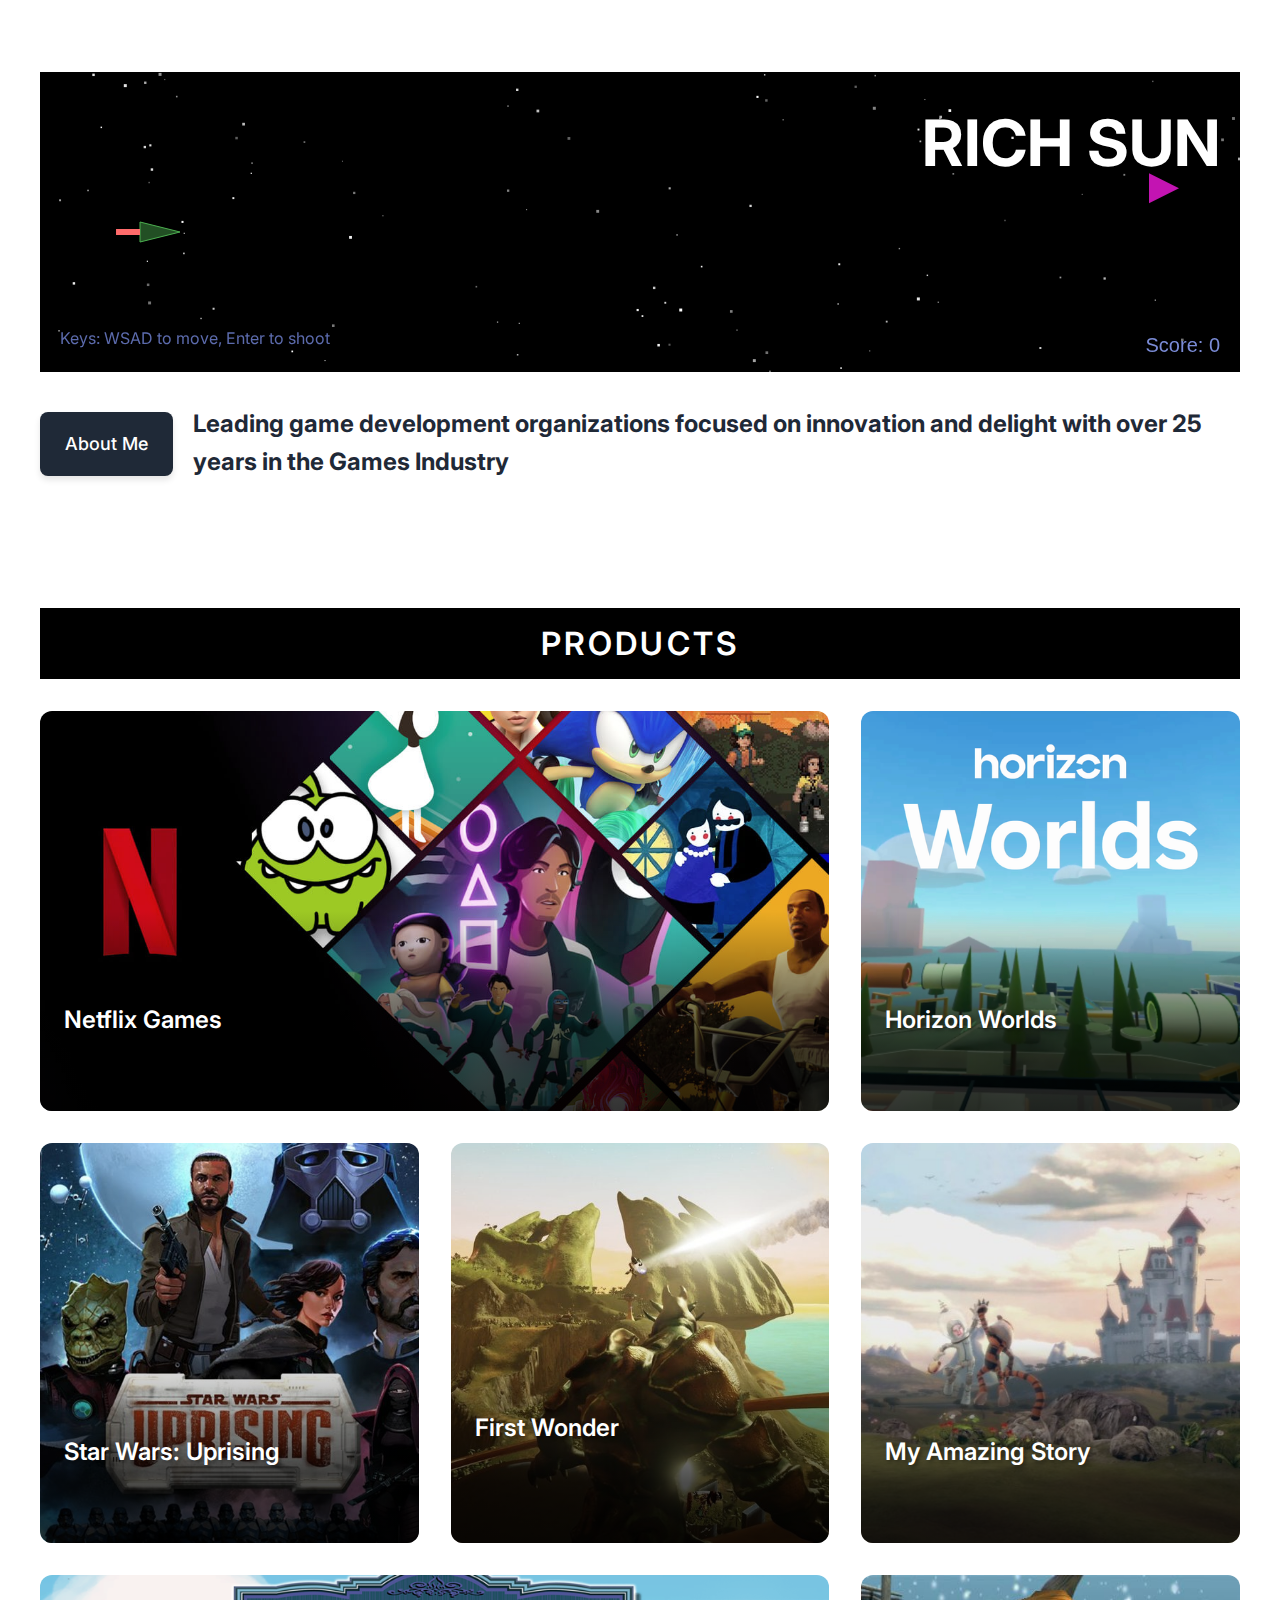
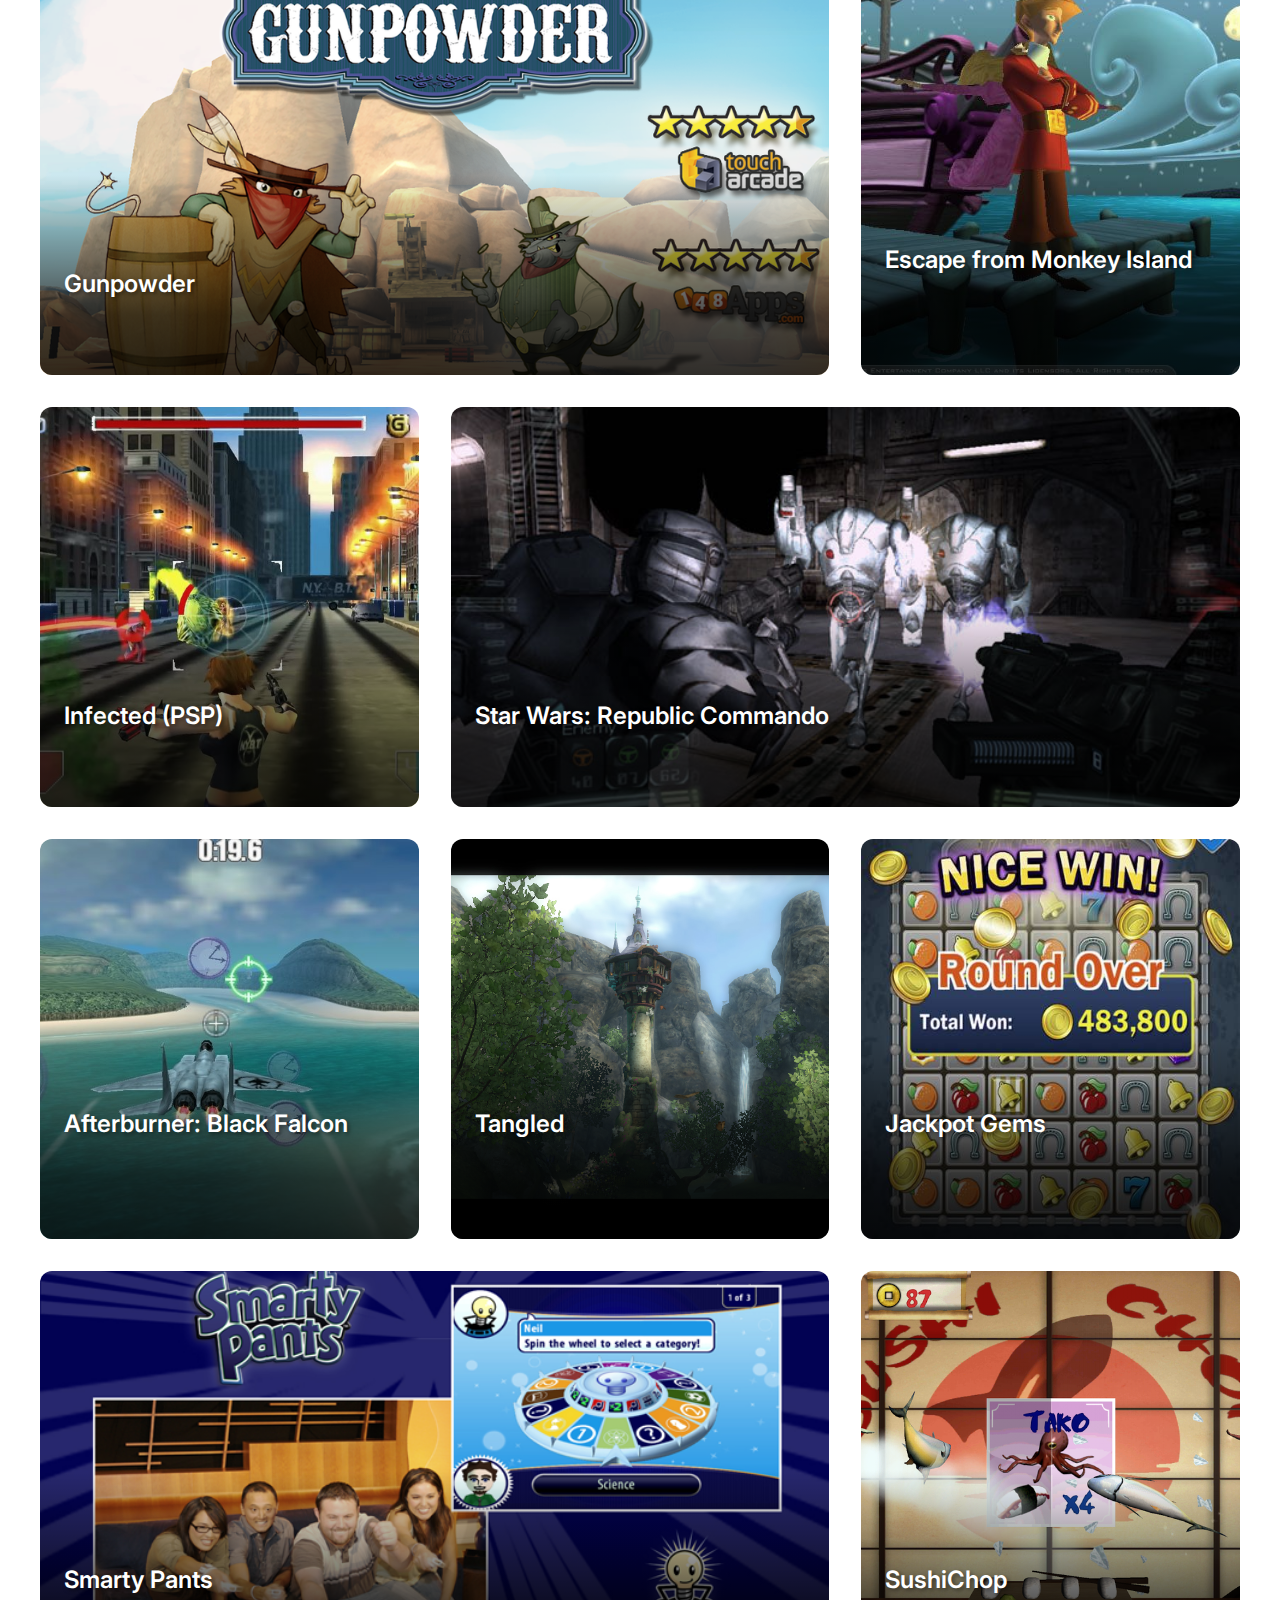
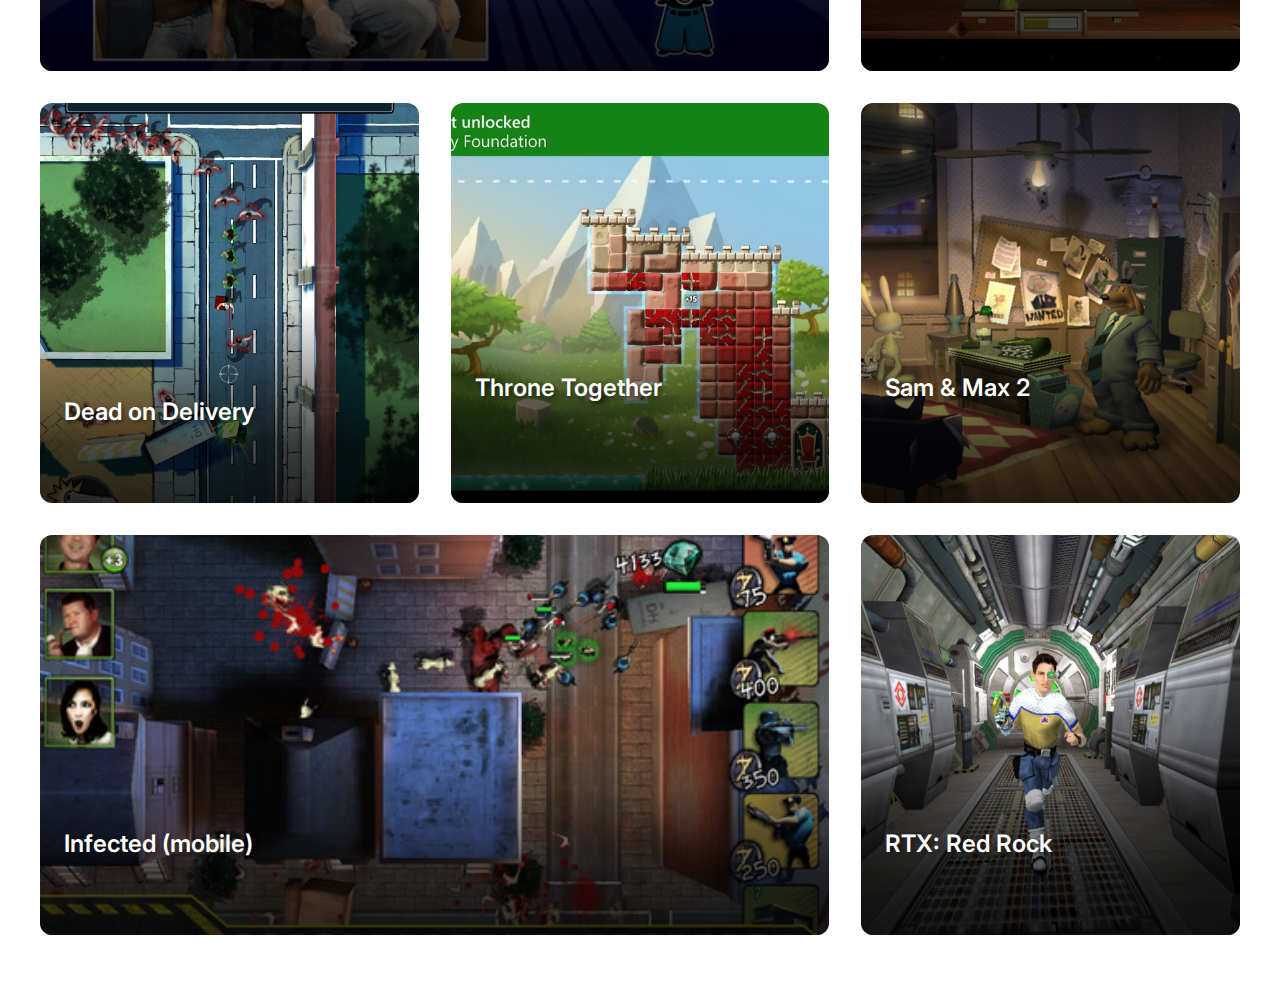
<file: index.html>
<!DOCTYPE html>
<html lang="en">
<head>
    <meta charset="UTF-8">
    <meta name="viewport" content="width=device-width, initial-scale=1.0">
    <title>Rich Sun - Game Industry Executive, Leader, Game Developer</title>
    <link rel="stylesheet" href="styles.css">
    <style>
        .hero-section {
            position: relative;
            width: 100%;
            height: 300px;
            overflow: hidden;
            background: #000;
            margin-bottom: 0.5rem; 
        }
        #gameCanvas {
            width: 100%;
            height: 100%;
            display: block;
        }
        #richSunText {
            position: absolute;
            top: 20px;
            right: 20px;
            color: white;
            font-size: 64px;
            font-weight: bold;
            text-shadow: 2px 2px 4px rgba(0,0,0,0.5);
        }
        #controlsText {
            position: absolute;
            bottom: 20px;
            left: 20px;
            color: rgb(92, 107, 173);
            font-size: 16px;
            text-shadow: 2px 2px 4px rgba(0,0,0,0.5);
        }
        .section-header {
            background-color: #000;
            color: #fff;
            padding: 10px;
            text-align: center;
        }
    </style>
</head>
<body>
    <main class="container">
        <section class="hero-section">
            <canvas id="gameCanvas"></canvas>
            <div id="richSunText">RICH SUN</div>
            <div id="controlsText">Keys: WSAD to move, Enter to shoot</div>

        </section>
        
        <section class="career-description d-flex align-items-center">
            <div class="button-container me-3">
                <a href="about.html" class="about-button">About Me</a>
            </div>
            <div class="text-content">
                <h2>Leading game development organizations focused on innovation and delight with over 25 years in the Games Industry</h2>
            </div>
        </section>
        
        <section class="section-header">
            <h1>PRODUCTS</h1>
        </section>

        <section class="mosaic-grid" id="projectsGrid"></section>
    </main>

    <script src="projects.js"></script>
    <script>
        // Game setup
        const canvas = document.getElementById('gameCanvas');
        const ctx = canvas.getContext('2d');
        
        function resizeCanvas() {
            canvas.width = canvas.offsetWidth;
            canvas.height = canvas.offsetHeight;
        }
        resizeCanvas();
        window.addEventListener('resize', resizeCanvas);

        // Game objects
        const player = {
            x: 100,
            y: canvas.height / 2,
            width: 40,
            height: 20,
            speed: 3,
            color: '#4CAF50',
            lastShootTime: 0,
            shootCooldown: 200,
            alive: true,
            respawnTime: 0,
            respawnDelay: 1500,
            score: 0
        };

        const bullets = [];
        const enemies = [];
        const stars = [];
        const particles = [];
        let scrollX = 0;

        // Particle class
        class Particle {
            constructor(x, y, color, basespeed) {
                this.x = x;
                this.y = y;
                this.color = color;
                this.size = (Math.random() * 3 + 2)* basespeed/8;
                this.speedX = (Math.random() - 0.5) * basespeed;
                this.speedY = (Math.random() - 0.5) * basespeed;
                this.life = 1.0 * basespeed/8; // Life from 1 to 0
                this.decay = Math.random() * 0.02 + 0.02; // Random decay rate
            }

            update() {
                this.x += this.speedX;
                this.y += this.speedY;
                this.life -= this.decay;
                this.speedX *= 0.98; // Slow down over time
                this.speedY *= 0.98;
            }

            draw(ctx) {
                ctx.fillStyle = `rgba(${this.color}, ${this.life})`;
                ctx.beginPath();
                ctx.arc(this.x, this.y, this.size, 0, Math.PI * 2);
                ctx.fill();
            }
        }

        // Create explosion
        function createExplosion(x, y, baseColor) {
            const particleCount = 20;
            const [r, g, b] = baseColor.split(',').map(n => parseInt(n));
            
            for (let i = 0; i < particleCount; i++) {
                // Add ±10% random variation to each color component
                const colorVariation = () => Math.floor(Math.random() * 80); // ±25 is ~10% of 255
                const variedColor = `${Math.min(255, Math.max(0, r + colorVariation()))}, ${Math.min(255, Math.max(0, g + colorVariation()))}, ${Math.min(255, Math.max(0, b + colorVariation()))}`;
                particles.push(new Particle(x, y, variedColor, 8));
            }
        }

        // Create spang
        function createSpang(x, y, baseColor) {
            const particleCount = 8;
            const [r, g, b] = baseColor.split(',').map(n => parseInt(n));
            
            for (let i = 0; i < particleCount; i++) {
                // Add ±10% random variation to each color component
                const colorVariation = () => Math.floor(Math.random() * 80); // ±25 is ~10% of 255
                const variedColor = `${Math.min(255, Math.max(0, r + colorVariation()))}, ${Math.min(255, Math.max(0, g + colorVariation()))}, ${Math.min(255, Math.max(0, b + colorVariation()))}`;
                particles.push(new Particle(x, y, variedColor, 4));
            }
        }

        // Create stars for parallax background
        function createStars() {
            for (let i = 0; i < 100; i++) {
                stars.push({
                    x: Math.random() * canvas.width,
                    y: Math.random() * canvas.height,
                    size: Math.random() * 2 + 1,
                    speed: Math.random() * 2 + 1
                });
            }
        }

        // Initialize enemies
        function createEnemy() {
            const y = Math.random() * (canvas.height - 40);
            const health = Math.floor(Math.random() * 3) + 1; // Random health between 1-3
            
            // Color based on health (red -> purple gradient)
            const getHealthColor = (health) => {
                const r = Math.floor(255 - (health - 1) * 30);
                const g = 20;
                const b = Math.floor(128 + (health - 1) * 25);
                return `rgb(${r}, ${g}, ${b})`;
            };

            enemies.push({
                x: canvas.width + 50,
                y: y,
                width: 30,
                height: 30,
                speed: 3,
                pattern: Math.floor(Math.random() * 3),
                patternspeed: Math.random() * 0.7 + 0.3,
                angle: 0,
                health: health,
                startingHealth: health, // Store initial health for score calculation
                color: getHealthColor(health),
                getHealthColor: getHealthColor
            });
        }

        // Initialize player position
        function resetPlayer() {
            player.x = 100;
            player.y = canvas.height / 2;
            player.alive = true;
        }

        // Player death
        function killPlayer() {
            if (!player.alive) return; // Don't kill if already dead
            
            player.alive = false;
            player.respawnTime = Date.now() + player.respawnDelay;
            player.score = Math.max(0, player.score - 5); // Lose 5 points, but don't go below 0
            
            // Create a bigger explosion for player
            createExplosion(
                player.x + player.width / 2,
                player.y + player.height / 2,
                '50, 255, 50'
            );
            createExplosion(
                player.x + player.width / 2,
                player.y + player.height / 2,
                '255, 255, 50'
            );
        }

        // Game controls
        const keys = {
            up: false,
            down: false,
            left: false,
            right: false,
            shoot: false
        };

        document.addEventListener('keydown', (e) => {
            if (e.key === 'w') keys.up = true;
            if (e.key === 's') keys.down = true;
            if (e.key === 'a') keys.left = true;
            if (e.key === 'd') keys.right = true;
            if (e.key === 'Enter') {
                keys.shoot = true;
            }
        });

        document.addEventListener('keyup', (e) => {
            if (e.key === 'w') keys.up = false;
            if (e.key === 's') keys.down = false;
            if (e.key === 'a') keys.left = false;
            if (e.key === 'd') keys.right = false;
            if (e.key === 'Enter') keys.shoot = false;
        });

        // Shooting mechanics
        function shoot() {
            bullets.push({
                x: player.x + player.width,
                y: player.y + player.height / 2 - 2,
                width: 15,
                height: 4,
                speed: 10,
                color: '#FFF'
            });
        }

        // Update game objects
        function update() {
            const currentTime = Date.now();
            
            // Check for player respawn
            if (!player.alive && currentTime >= player.respawnTime) {
                resetPlayer();
            }

            // Only update player if alive
            if (player.alive) {
                // Move player
                if (keys.up && player.y > 0) player.y -= player.speed;
                if (keys.down && player.y < canvas.height - player.height) player.y += player.speed;
                if (keys.left && player.x > 0) player.x -= player.speed;
                if (keys.right && player.x < canvas.width - player.width) player.x += player.speed;

                // Auto-shoot if key is held and cooldown has passed
                if (keys.shoot && currentTime - player.lastShootTime >= player.shootCooldown) {
                    shoot();
                    player.lastShootTime = currentTime;
                }

                // Check collision with enemies
                for (let i = enemies.length - 1; i >= 0; i--) {
                    if (checkCollision(player, enemies[i])) {
                        killPlayer();
                        break;
                    }
                }
            }

            // Scroll background
            scrollX += 2;
            
            // Update stars (parallax)
            stars.forEach(star => {
                star.x -= star.speed;
                if (star.x < 0) {
                    star.x = canvas.width;
                    star.y = Math.random() * canvas.height;
                }
            });

            // Move bullets
            for (let i = bullets.length - 1; i >= 0; i--) {
                bullets[i].x += bullets[i].speed;
                if (bullets[i].x > canvas.width) bullets.splice(i, 1);
            }

            // Move enemies
            for (let i = enemies.length - 1; i >= 0; i--) {
                const enemy = enemies[i];
                enemy.x -= enemy.speed;
                
                // Different movement patterns
                switch(enemy.pattern) {
                    case 0: // Straight line
                        break;
                    case 1: // Sine wave
                        enemy.angle += 0.05;
                        enemy.y += Math.sin(enemy.angle) * 2 * enemy.patternspeed;
                        break;
                    case 2: // Zigzag
                        enemy.y += Math.sin(enemy.angle) * 4 * enemy.patternspeed;
                        enemy.angle += 0.1;
                        break;
                }

                if (enemy.x < -50) enemies.splice(i, 1);
            }

            // Spawn new enemies
            if (Math.random() < 0.017) createEnemy();

            // Update particles
            for (let i = particles.length - 1; i >= 0; i--) {
                particles[i].update();
                if (particles[i].life <= 0) {
                    particles.splice(i, 1);
                }
            }

            // Check collisions
            for (let i = bullets.length - 1; i >= 0; i--) {
                for (let j = enemies.length - 1; j >= 0; j--) {
                    if (checkCollision(bullets[i], enemies[j])) {
                        enemies[j].health -= 1;
                        bullets.splice(i, 1);
                        
                        if (enemies[j].health <= 0) {
                            // Add score based on enemy's starting health
                            player.score += 2 * enemies[j].startingHealth;
                            
                            // Create explosion at enemy position
                            createExplosion(
                                enemies[j].x + enemies[j].width / 2,
                                enemies[j].y + enemies[j].height / 2,
                                '255, 170, 60'
                            );
                            enemies.splice(j, 1);
                        } else {
                            // Update enemy color based on new health
                            enemies[j].color = enemies[j].getHealthColor(enemies[j].health);
                            createSpang(enemies[j].x + enemies[j].width / 2, enemies[j].y + enemies[j].height / 2, enemies[j].color);
                        }
                        break;
                    }
                }
            }
        }

        // Collision detection
        function checkCollision(rect1, rect2) {
            return rect1 && rect2 &&
                rect1.x < rect2.x + rect2.width &&
                rect1.x + rect1.width > rect2.x &&
                rect1.y < rect2.y + rect2.height &&
                rect1.y + rect1.height > rect2.y;
        }

        // Draw ship with thrusters
        function drawPlayer() {
            if (!player.alive) return;

            ctx.fillStyle = player.color + '73';
            ctx.beginPath();
            ctx.moveTo(player.x + player.width, player.y + player.height / 2);
            ctx.lineTo(player.x, player.y);
            ctx.lineTo(player.x, player.y + player.height);
            ctx.closePath();
            ctx.fill();

            ctx.beginPath();
            ctx.moveTo(player.x + player.width, player.y + player.height / 2);
            ctx.lineTo(player.x, player.y);
            ctx.lineTo(player.x, player.y + player.height);
            ctx.closePath();
            ctx.strokeStyle = player.color;
            ctx.stroke();


            // Thrusters
            ctx.fillStyle = '#FF6B6B';
            const thrusterLength = Math.random() * 10 + 15;
            ctx.fillRect(player.x - thrusterLength, player.y + player.height / 2 - 3, thrusterLength, 6);
        }

        // Render game objects
        function draw() {
            ctx.fillStyle = '#000';
            ctx.fillRect(0, 0, canvas.width, canvas.height);

            // Draw stars
            stars.forEach(star => {
                ctx.fillStyle = `rgba(255, 255, 255, ${star.speed / 3})`;
                ctx.fillRect(star.x, star.y, star.size, star.size);
            });

            // Draw player
            drawPlayer();

            // Draw score
            ctx.fillStyle = '#fff';
            ctx.font = '20px Arial';
            ctx.textAlign = 'right';
            ctx.fillStyle = `rgb(122, 139, 214)`;
            ctx.fillText(`Score: ${player.score}`, canvas.width - 20, canvas.height - 20);

            // Draw respawn countdown if player is dead
            if (!player.alive) {
                const remainingTime = Math.ceil((player.respawnTime - Date.now()) / 1000);
                if (remainingTime > 0) {
                    ctx.fillStyle = '#fff';
                    ctx.font = '20px Arial';
                    ctx.textAlign = 'center';
//                    ctx.fillText(`Respawning in ${remainingTime}...`, canvas.width / 2, canvas.height / 2);
                }
            }

            // Draw bullets
            bullets.forEach(bullet => {
                ctx.fillStyle = bullet.color;
                // Draw energy bolt effect
                const gradient = ctx.createLinearGradient(bullet.x, bullet.y, bullet.x + bullet.width, bullet.y);
                gradient.addColorStop(0, '#FFF');
                gradient.addColorStop(1, '#00F');
                ctx.fillStyle = gradient;
                ctx.fillRect(bullet.x, bullet.y, bullet.width, bullet.height);
            });

            // Draw enemies
            enemies.forEach(enemy => {
                ctx.fillStyle = enemy.color;
                ctx.beginPath();
                ctx.moveTo(enemy.x + enemy.width, enemy.y + enemy.height / 2);
                ctx.lineTo(enemy.x, enemy.y);
                ctx.lineTo(enemy.x, enemy.y + enemy.height);
                ctx.closePath();
                ctx.fill();
            });

            // Draw particles
            particles.forEach(particle => {
                particle.draw(ctx);
            });
        }

        // Game loop
        function gameLoop() {
            update();
            draw();
            requestAnimationFrame(gameLoop);
        }

        // Initialize game
        function initGame() {
            createStars();
            gameLoop();
        }

        // Start game when DOM is loaded
        document.addEventListener('DOMContentLoaded', () => {
            initGame();
            
            // Initialize projects grid
            const grid = document.getElementById('projectsGrid');
            projects.forEach((project, index) => {
                const card = document.createElement('article');
                card.className = 'project-card';
                card.innerHTML = `
                    <a href="project-detail.html?id=${index}" class="project-link">
                        <img src="${project.image}" alt="${project.title}">
                        <div class="project-overlay">
                            <h3>${project.title}</h3>
                            <p>${project.placeholderText}</p>
                        </div>
                    </a>
                `;
                grid.appendChild(card);
            });
        });
    </script>
</body>
</html>
</file>
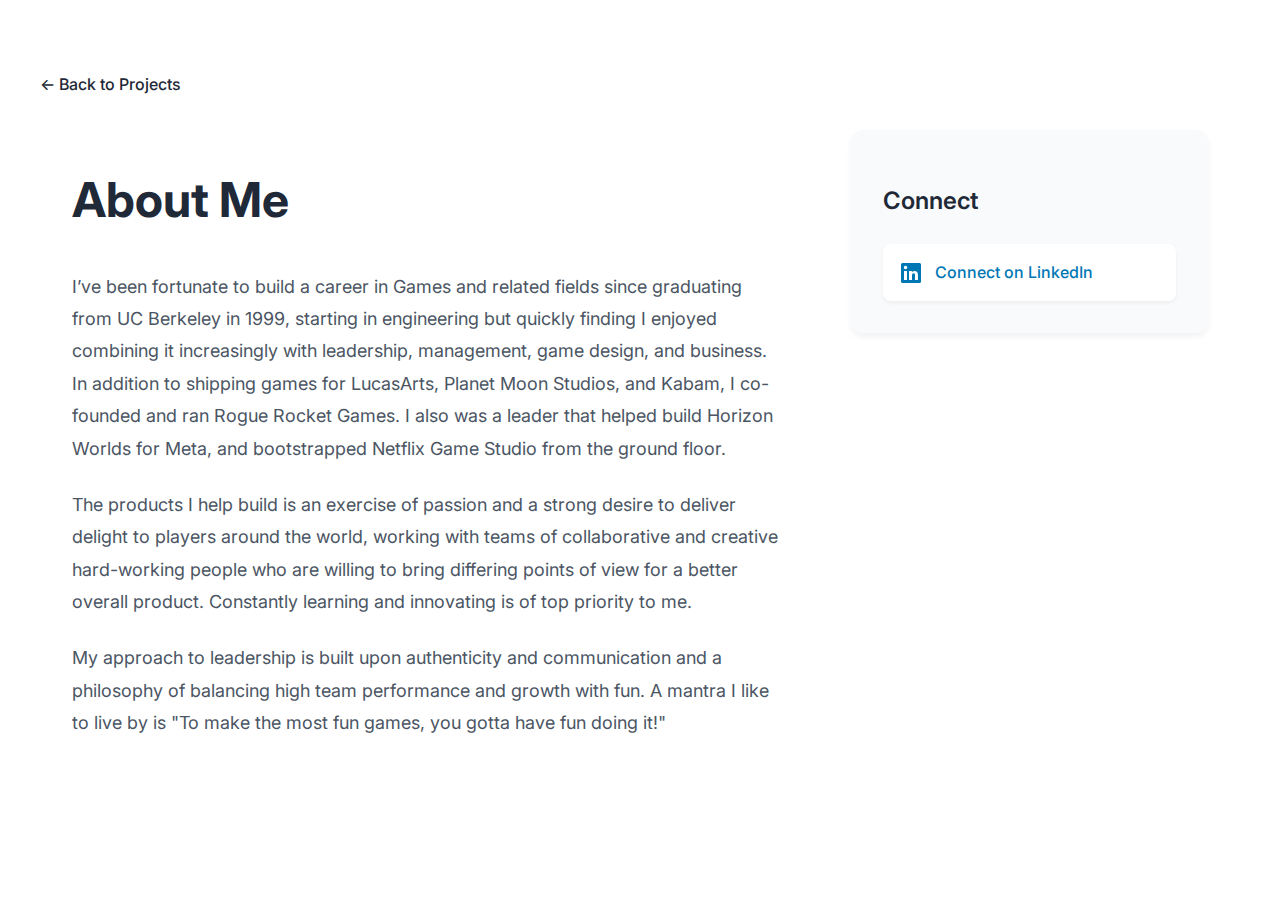
<file: about.html>
<!DOCTYPE html>
<html lang="en">
<head>
    <meta charset="UTF-8">
    <meta name="viewport" content="width=device-width, initial-scale=1.0">
    <title>About - Rich Sun</title>
    <link rel="stylesheet" href="styles.css">
</head>
<body>
    <main class="container">
        <nav class="page-nav">
            <a href="index.html" class="back-link">← Back to Projects</a>
        </nav>

        <div class="about-container">
            <div class="about-content">
                <h1>About Me</h1>
                <div class="about-text">
                    <p>
                        I’ve been fortunate to build a career in Games and related fields since graduating from UC Berkeley in 1999, starting in engineering but quickly finding I enjoyed combining it increasingly with leadership, management, game design, and business.  In addition to shipping games for LucasArts, Planet Moon Studios, and Kabam, I co-founded and ran Rogue Rocket Games.  I also was a leader that helped build Horizon Worlds for Meta, and bootstrapped Netflix Game Studio from the ground floor.
                    </p>
<p>The products I help build is an exercise of passion and a strong desire to deliver delight to players around the world, working with teams of collaborative and creative hard-working people who are willing to bring differing points of view for a better overall product.  Constantly learning and innovating is of top priority to me.
</p>
<p>My approach to leadership is built upon authenticity and communication and a philosophy of balancing high team performance and growth with fun.  A mantra I like to live by is "To make the most fun games, you gotta have fun doing it!"
</p>
                </div>
            </div>
            
            <aside class="about-sidebar">
                <div class="social-links">
                    <h2>Connect</h2>
                    <a href="https://www.linkedin.com/in/scritch//" class="linkedin-link" target="_blank" rel="noopener noreferrer">
                        <svg class="linkedin-icon" xmlns="http://www.w3.org/2000/svg" viewBox="0 0 24 24" width="24" height="24">
                            <path fill="currentColor" d="M20.5 2h-17A1.5 1.5 0 002 3.5v17A1.5 1.5 0 003.5 22h17a1.5 1.5 0 001.5-1.5v-17A1.5 1.5 0 0020.5 2zM8 19H5v-9h3zM6.5 8.25A1.75 1.75 0 118.3 6.5a1.78 1.78 0 01-1.8 1.75zM19 19h-3v-4.74c0-1.42-.6-1.93-1.38-1.93A1.74 1.74 0 0013 14.19a.66.66 0 000 .14V19h-3v-9h2.9v1.3a3.11 3.11 0 012.7-1.4c1.55 0 3.36.86 3.36 3.66z"/>
                        </svg>
                        <span>Connect on LinkedIn</span>
                    </a>
                </div>
            </aside>
        </div>
    </main>
</body>
</html>
</file>
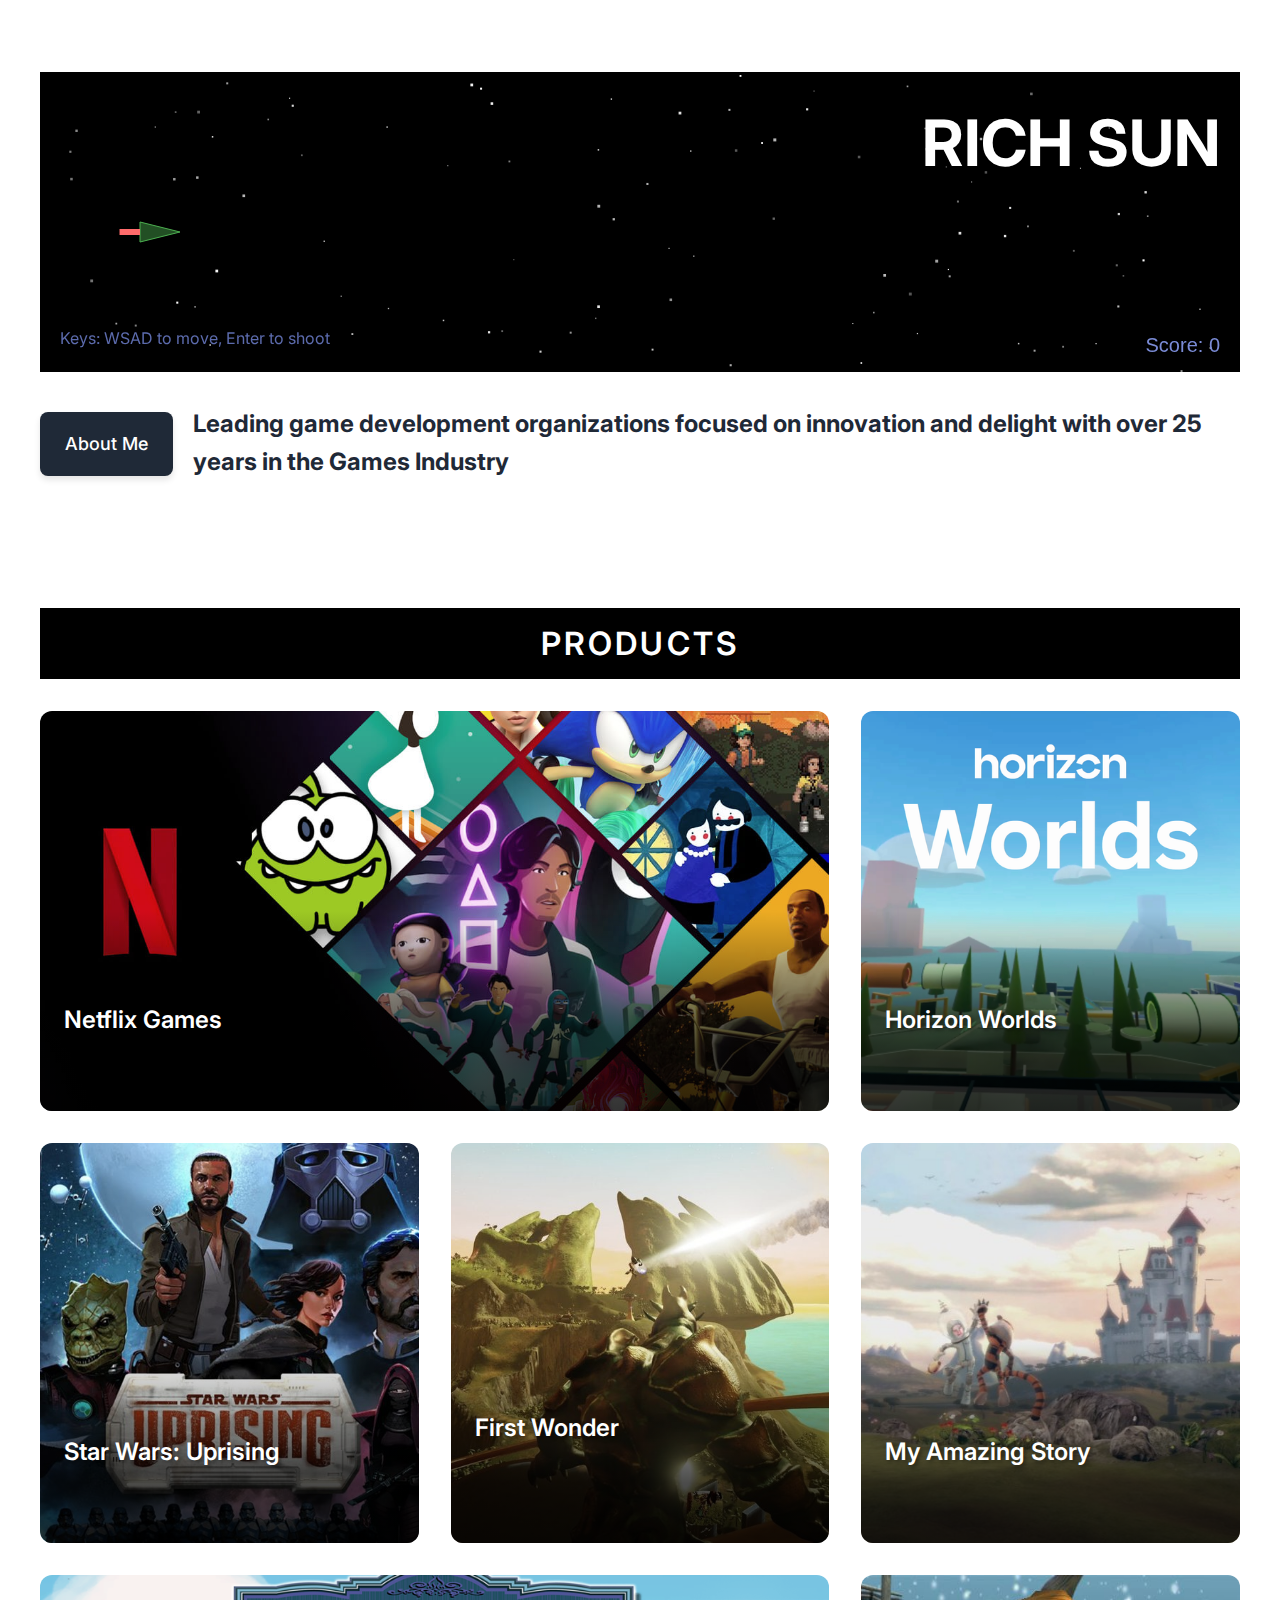
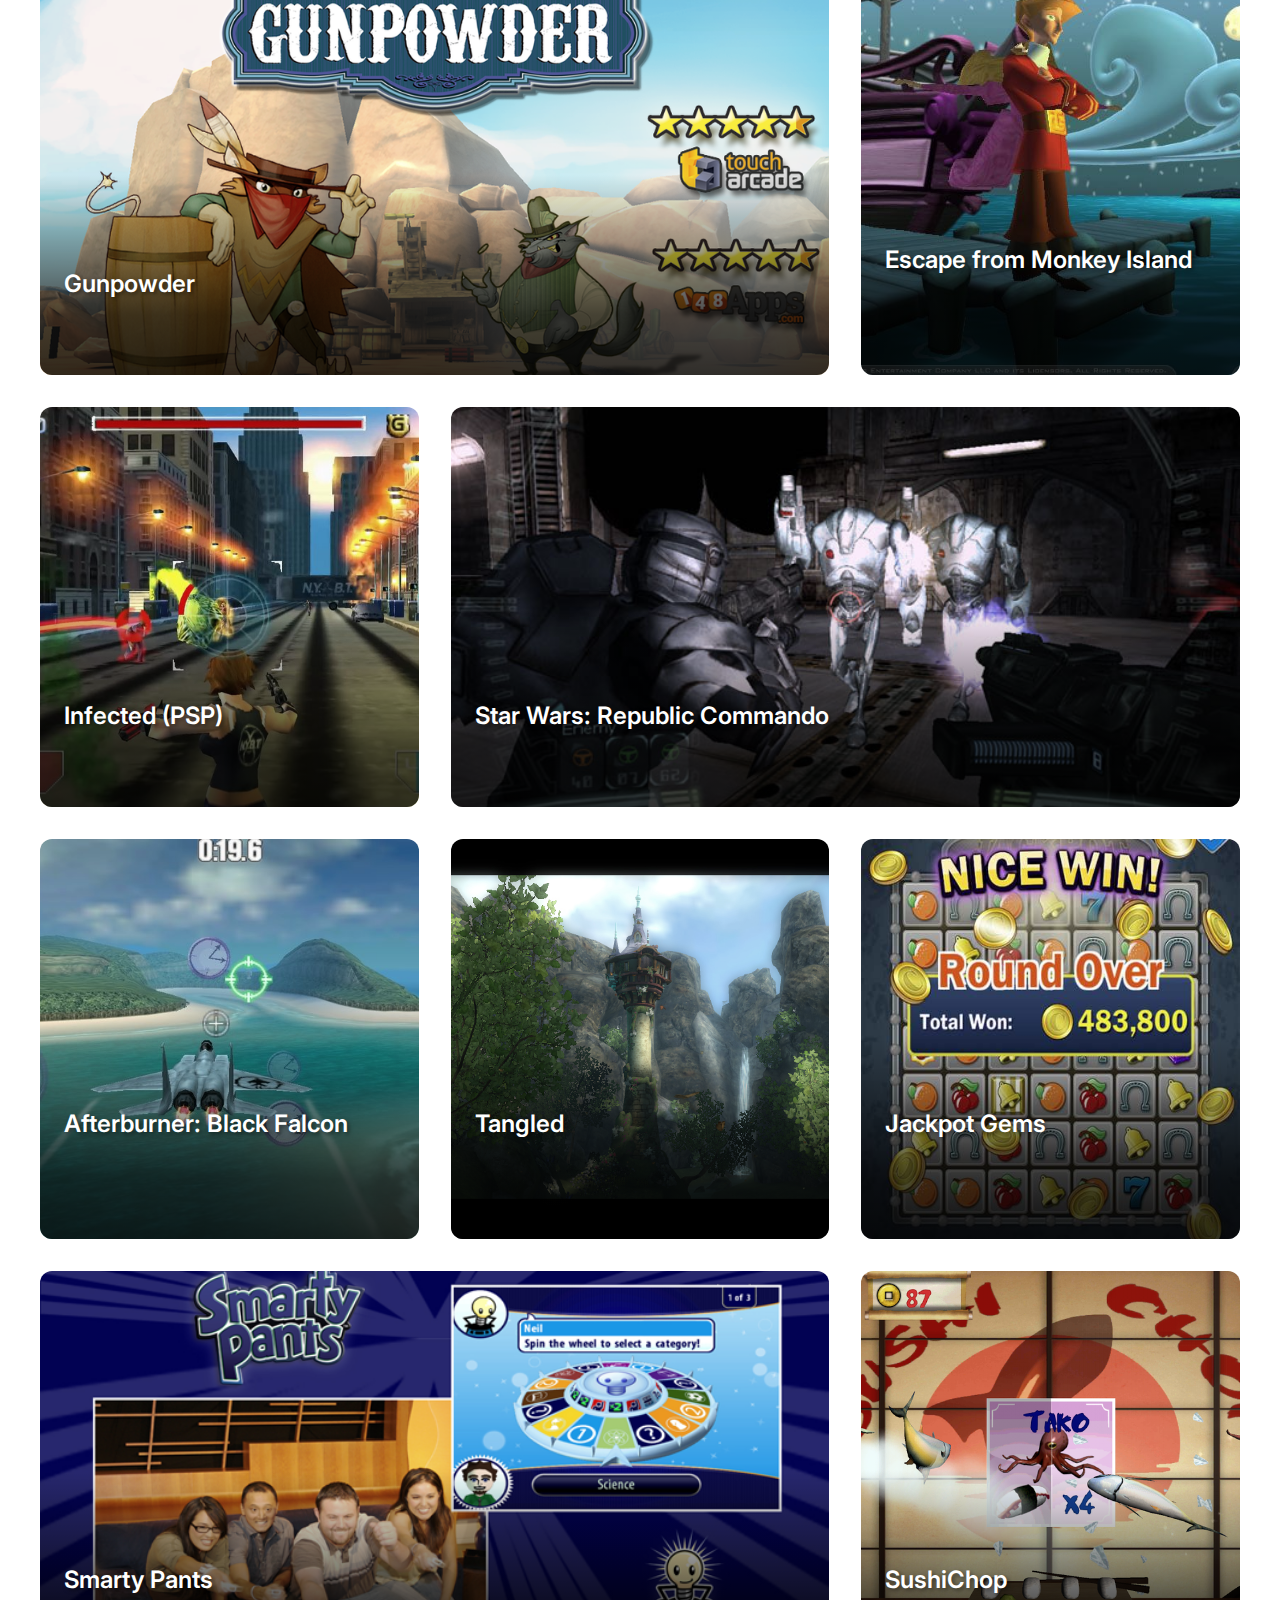
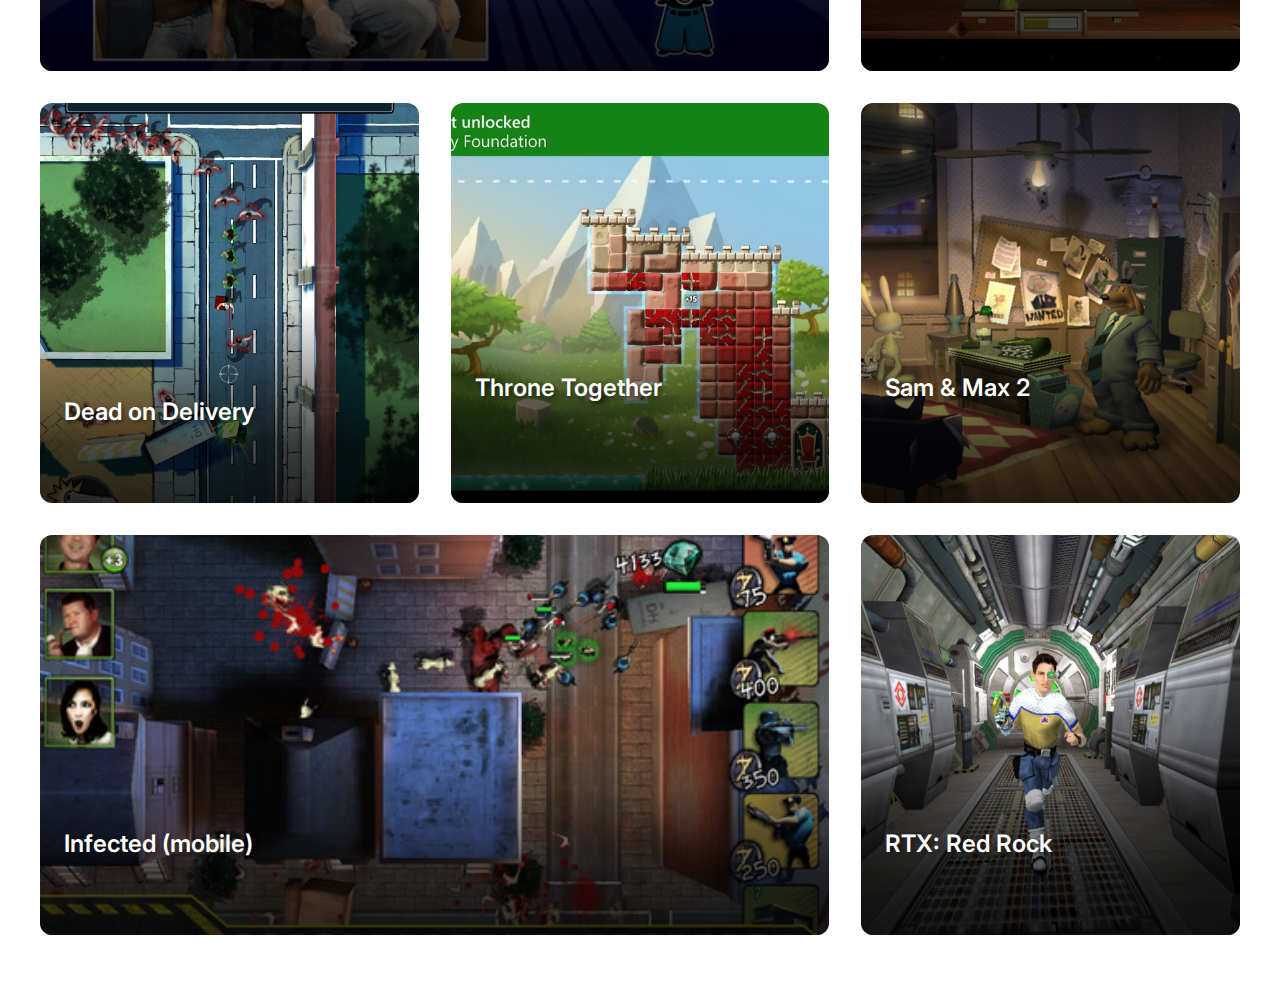
<file: project-detail.html>
<!DOCTYPE html>
<html lang="en">
<head>
    <meta charset="UTF-8">
    <meta name="viewport" content="width=device-width, initial-scale=1.0">
    <title>Project Detail - Richard Vogel</title>
    <link href="https://cdn.jsdelivr.net/npm/bootstrap@5.3.2/dist/css/bootstrap.min.css" rel="stylesheet">
    <link rel="stylesheet" href="styles.css">
    <style>
        #imageModal {
            position: fixed;
            top: 0;
            left: 0;
            width: 100%;
            height: 100%;
            background-color: rgba(0, 0, 0, 0.9);
            z-index: 9999;
            padding: 20px;
        }
        #imageModal .modal-dialog {
            position: relative;
            width: 100%;
            height: 95vh;
            margin: 0 auto;
            display: flex;
            align-items: center;
            justify-content: center;
        }
        #imageModal .modal-content {
            background: none;
            border: none;
            height: auto;
            width: fit-content;
            margin: 0 auto;
            position: relative;
        }
        #imageModal .modal-body {
            padding: 0;
            display: flex;
            justify-content: center;
            align-items: center;
            height: auto;
            width: 100%;
            text-align: center;
        }
        #imageModal .modal-body img {
            max-height: 90vh;
            max-width: 95vw;
            object-fit: contain;
            margin: 0 auto;
            display: block;
        }
    /* Add transition override */
    #imageModal.modal.fade .modal-dialog {
        transform: none !important;
    }
    
    /* Force immediate positioning */
    #imageModal .modal-header {
        transition: none !important;
        opacity: 1 !important;
        transform: none !important;
    }
    
    /* Adjust positioning */
    #imageModal .modal-header {
        position: fixed;
        top: 20px !important;
        right: 20px !important;
        z-index: 9999;
        margin: 0;
        padding: 0;
        border: none;
        background: none;
    }  
        #imageModal .btn-close {
        width: 40px;
        height: 40px;
        padding: 10px;
        background: white url("data:image/svg+xml,%3csvg xmlns='http://www.w3.org/2000/svg' viewBox='0 0 16 16' fill='%23000'%3e%3cpath d='M.293.293a1 1 0 0 1 1.414 0L8 6.586 14.293.293a1 1 0 1 1 1.414 1.414L9.414 8l6.293 6.293a1 1 0 0 1-1.414 1.414L8 9.414l-6.293 6.293a1 1 0 0 1-1.414-1.414L6.586 8 .293 1.707a1 1 0 0 1 0-1.414z'/%3e%3c/svg%3e") center/1.5em auto no-repeat;
        border-radius: 50%;
        box-shadow: 0 0 15px rgba(0,0,0,0.3);
        opacity: 0.9;
        transition: all 0.2s ease;
        }   
        #imageModal .btn-close:hover {
        opacity: 1;
        transform: scale(1.1);
        }
        .gallery-img {
            cursor: pointer;
            transition: transform 0.2s;
        }
        .gallery-img:hover {
            transform: scale(1.02);
        }
    </style>
</head>
<body>
    <main class="container">
        <nav class="project-nav">
            <a href="index.html" class="back-link">← Back to Projects</a>
        </nav>
        
        <div class="project-detail">
            <div class="project-info">
                <h1 id="projectTitle"></h1>
                <div id="projectDescription" class="project-description"></div>
                <div id="productLink" class="product-link-section"></div>
            </div>
            <div class="project-gallery">
                <div id="galleryGrid" class="detail-gallery-grid"></div>
            </div>
        </div>
    </main>

    <!-- Image Modal -->
    <div class="modal fade" id="imageModal" tabindex="-1" aria-labelledby="imageModalLabel" aria-hidden="true" data-bs-backdrop="static">
        <div class="modal-dialog modal-dialog-centered">
            <div class="modal-content">
                <div class="modal-header">
                    <button type="button" class="btn-close" data-bs-dismiss="modal" aria-label="Close"></button>
                </div>
                <div class="modal-body">
                    <img id="modalImage" src="" alt="">
                </div>
            </div>
        </div>
    </div>

    <script src="https://cdn.jsdelivr.net/npm/bootstrap@5.3.2/dist/js/bootstrap.bundle.min.js"></script>
    <script src="projects.js"></script>
    <script>
        document.addEventListener('DOMContentLoaded', () => {
            // Get project ID from URL
            const params = new URLSearchParams(window.location.search);
            const projectId = params.get('id');
            
            if (projectId !== null && projects[projectId]) {
                const project = projects[projectId];
                
                // Update page title
                document.title = `${project.title} - Richard Vogel`;
                
                // Fill in project details
                document.getElementById('projectTitle').textContent = project.title;
                document.getElementById('projectDescription').textContent = project.description;
                
                // Add product link if available
                const productLinkSection = document.getElementById('productLink');
                if (project.productUrl) {
                    productLinkSection.innerHTML = `
                        <a href="${project.productUrl}" class="product-button" target="_blank" rel="noopener noreferrer">
                            Visit Product Page
                            <svg xmlns="http://www.w3.org/2000/svg" viewBox="0 0 20 20" fill="currentColor" class="external-link-icon">
                                <path d="M11 3a1 1 0 100 2h2.586l-6.293 6.293a1 1 0 101.414 1.414L15 6.414V9a1 1 0 102 0V4a1 1 0 00-1-1h-5z" />
                                <path d="M5 5a2 2 0 00-2 2v8a2 2 0 002 2h8a2 2 0 002-2v-3a1 1 0 10-2 0v3H5V7h3a1 1 0 000-2H5z" />
                            </svg>
                        </a>
                    `;
                }
                
                // Create gallery with modal support
                const galleryGrid = document.getElementById('galleryGrid');
                const imageModal = new bootstrap.Modal(document.getElementById('imageModal'), {
                    backdrop: 'static',
                    keyboard: true
                });
                const modalImage = document.getElementById('modalImage');
                const closeButton = document.querySelector('#imageModal .btn-close');

                // Add click event for close button
                closeButton.addEventListener('click', () => {
                    imageModal.hide();
                });

                // Add click event for modal backdrop
                document.getElementById('imageModal').addEventListener('click', (e) => {
                    if (e.target.id === 'imageModal') {
                        imageModal.hide();
                    }
                });

                // Add keyboard support for closing modal
                document.addEventListener('keydown', (e) => {
                    if (e.key === 'Escape') {
                        imageModal.hide();
                    }
                });

                if (project.gallery && project.gallery.length > 0) {
                    project.gallery.forEach(src => {
                        const img = document.createElement('img');
                        img.src = src;
                        img.alt = `${project.title} screenshot`;
                        img.classList.add('gallery-img');
                        img.addEventListener('click', () => {
                            modalImage.src = src;
                            modalImage.alt = img.alt;
                            imageModal.show();
                        });
                        galleryGrid.appendChild(img);
                    });
                }
                
            } else {
                window.location.href = 'index.html';
            }
        });
    </script>
</body>
</html>
</file>
<file: styles.css>
@import url('https://fonts.googleapis.com/css2?family=Inter:wght@400;500;600;700&display=swap');

:root {
    --max-width: 1600px;
    --spacing: 2rem;
    --radius: 12px;
}

body {
    font-family: 'Inter', sans-serif;
    line-height: 1.6;
    color: #1f2937;
}

.container {
    max-width: var(--max-width);
    margin: 0 auto;
    padding: 4rem var(--spacing);
}

/* Modern Grid Layout */
.mosaic-grid {
    display: grid;
    grid-template-columns: repeat(auto-fit, minmax(320px, 1fr));
    grid-auto-rows: 400px;
    gap: 2rem;
    grid-auto-flow: dense;
}

.project-card {
    position: relative;
    border-radius: var(--radius);
    overflow: hidden;
    transition: transform 0.3s cubic-bezier(0.4, 0, 0.2, 1);
}

.project-card:nth-child(4n+1) {
    grid-column: span 2;
}

.project-card:hover {
    transform: translateY(-8px);
    box-shadow: 0 25px 50px -12px rgba(0, 0, 0, 0.25);
}

.project-link {
    display: block;
    height: 100%;
    text-decoration: none;
    color: inherit;
    cursor: pointer;
}

.project-link img {
    width: 100%;
    height: 100%;
    object-fit: cover;
    filter: grayscale(20%);
    transition: all 0.3s ease;
}

.project-card:hover img {
    filter: grayscale(0%);
}

/* Image Overlay */
.project-overlay {
    position: absolute;
    top: 0;
    left: 0;
    right: 0;
    bottom: 0;
    background: linear-gradient(
        to bottom,
        rgba(0,0,0,0) 0%,
        rgba(0,0,0,0) 50%,
        rgba(0,0,0,0.7) 85%,
        rgba(0,0,0,0.8) 100%
    );
    display: flex;
    flex-direction: column;
    justify-content: flex-end;
    padding: 1.5rem;
}

.project-overlay h3 {
    color: white;
    font-size: 1.5rem;
    font-weight: 600;
    margin: 0;
    text-shadow: 2px 2px 4px rgba(0,0,0,0.5);
}

.project-overlay p {
    color: rgba(255,255,255,0.9);
    font-size: 1rem;
    line-height: 1.5;
    opacity: 0;
    transform: translateY(20px);
    transition: all 0.3s ease;
    margin-top: 0.5rem;
}

.project-card:hover .project-overlay {
    background: linear-gradient(
        to bottom,
        rgba(0,0,0,0) 0%,
        rgba(0,0,0,0.2) 50%,
        rgba(0,0,0,0.8) 85%,
        rgba(0,0,0,0.9) 100%
    );
}

.project-card:hover .project-overlay p {
    opacity: 1;
    transform: translateY(0);
}

/* Hero Section */
.hero-section {
    position: relative;
    width: 100%;
    height: 400px;
    margin-bottom: 2rem;
    overflow: hidden;
}

.hero-content {
    position: absolute;
    top: 0;
    left: 0;
    right: 0;
    bottom: 0;
    display: flex;
    align-items: center;
    justify-content: center;
    z-index: 1;
    background: linear-gradient(to bottom, rgba(0,0,0,0.4), rgba(0,0,0,0.6));
}

.hero-content h1 {
    color: white;
    font-size: 4.5rem;
    font-weight: 700;
    letter-spacing: 0.1em;
    text-shadow: 2px 2px 4px rgba(0,0,0,0.3);
}

.hero-image {
    width: 100%;
    height: 100%;
    object-fit: cover;
}

.career-description {
    display: flex;
    align-items: flex-start; /* Changed from center */
    gap: 20px;
    padding: 0px 0;
    padding-bottom: 100px;
}

.career-description p {
    font-size: 1.25rem;
    line-height: 1.6;
    color: #4b5563;
}

@media (max-width: 768px) {
    .hero-content h1 {
        font-size: 3rem;
        padding: 0 1rem;
        text-align: center;
    }
    
    .career-description {
        padding: 0 1rem;
    }
    
    .career-description p {
        font-size: 1.125rem;
    }
}

/* Modal Styles */
.modal {
    position: fixed;
    top: 0;
    left: 0;
    right: 0;
    bottom: 0;
    display: none;
    z-index: 1000;
}

.modal.active {
    display: block;
}

.modal-overlay {
    position: fixed;
    top: 0;
    left: 0;
    right: 0;
    bottom: 0;
    background: rgba(0, 0, 0, 0.75);
}

.modal-container {
    position: fixed;
    top: 50%;
    left: 50%;
    transform: translate(-50%, -50%);
    width: 90%;
    max-width: 1200px;
    max-height: 90vh;
    background: white;
    border-radius: 16px;
    box-shadow: 0 25px 50px -12px rgba(0, 0, 0, 0.25);
    overflow: hidden;
}

.modal-close {
    position: absolute;
    top: 20px;
    right: 20px;
    width: 40px;
    height: 40px;
    border: none;
    background: white;
    border-radius: 20px;
    font-size: 24px;
    line-height: 1;
    color: #1f2937;
    cursor: pointer;
    z-index: 1010;
    box-shadow: 0 4px 6px rgba(0, 0, 0, 0.1);
    display: flex;
    align-items: center;
    justify-content: center;
    transition: background-color 0.3s ease;
}

.modal-close:hover {
    background-color: #f3f4f6;
}

.modal-content {
    display: grid;
    grid-template-columns: minmax(300px, 1fr) 2fr;
    height: 90vh;
    max-height: 800px;
}

.modal-text {
    padding: 2.5rem;
    overflow-y: auto;
    background: white;
}

.modal-text h2 {
    font-size: 2rem;
    font-weight: 700;
    margin-bottom: 1.5rem;
    color: #1f2937;
    line-height: 1.2;
}

.modal-description {
    font-size: 1rem;
    line-height: 1.6;
    color: #4b5563;
    white-space: pre-line;
}

.modal-gallery {
    padding: 2.5rem;
    background: #f8fafc;
    overflow-y: auto;
    border-left: 1px solid #e5e7eb;
}

.gallery-grid {
    display: grid;
    grid-template-columns: repeat(2, 1fr);
    gap: 1.5rem;
}

.gallery-grid img {
    width: 100%;
    height: 300px;
    object-fit: cover;
    border-radius: 8px;
    transition: transform 0.3s ease;
    cursor: pointer;
    box-shadow: 0 4px 6px rgba(0, 0, 0, 0.1);
}

.gallery-grid img:hover {
    transform: scale(1.02);
}

@media (max-width: 768px) {
    .modal-content {
        grid-template-columns: 1fr;
        height: auto;
    }
    
    .modal-text {
        padding: 2rem;
        max-height: 40vh;
    }
    
    .modal-gallery {
        border-left: none;
        border-top: 1px solid #e5e7eb;
    }
    
    .gallery-grid {
        grid-template-columns: 1fr;
    }
    
    .gallery-grid img {
        height: 250px;
    }
}

/* Project Detail Page */
.project-nav {
    padding: 2rem 0;
}

.back-link {
    display: inline-flex;
    align-items: center;
    color: #1f2937;
    text-decoration: none;
    font-weight: 500;
    transition: color 0.3s ease;
}

.back-link:hover {
    color: #4b5563;
}

.project-detail {
    display: grid;
    grid-template-columns: minmax(300px, 1fr) 2fr;
    gap: 3rem;
    min-height: calc(100vh - 200px);
}

.project-info {
    position: sticky;
    top: 2rem;
    height: fit-content;
}

.project-info h1 {
    font-size: 2.5rem;
    font-weight: 700;
    margin-bottom: 2rem;
    line-height: 1.2;
    color: #1f2937;
}

.project-description {
    font-size: 1.125rem;
    line-height: 1.6;
    color: #4b5563;
    white-space: pre-line;
}

.detail-gallery-grid {
    display: grid;
    grid-template-columns: repeat(2, 1fr);
    gap: 2rem;
}

.detail-gallery-grid img {
    width: 100%;
    height: 400px;
    object-fit: cover;
    border-radius: 12px;
    transition: transform 0.3s ease;
    cursor: pointer;
    box-shadow: 0 4px 6px rgba(0, 0, 0, 0.1);
}

.detail-gallery-grid img:hover {
    transform: scale(1.02);
}

@media (max-width: 1024px) {
    .project-detail {
        grid-template-columns: 1fr;
        gap: 2rem;
    }

    .project-info {
        position: static;
    }

    .project-info h1 {
        font-size: 2rem;
    }

    .detail-gallery-grid {
        grid-template-columns: 1fr;
    }

    .detail-gallery-grid img {
        height: 300px;
    }
}

/* About Button */
.button-container {
    margin-top: 2rem;
    text-align: center;
    flex-shrink: 0; /* Prevent button from shrinking */
}

.about-button {
    display: inline-flex;
    align-items: center;
    height: 44px;
    padding: 10px 25px;

    font-size: 1.125rem;
    font-weight: 500;
    color: white;
    background: #1f2937;
    border-radius: 8px;
    text-decoration: none;
    transition: all 0.3s ease;
    box-shadow: 0 4px 6px rgba(0, 0, 0, 0.1);
    white-space: nowrap; /* Keep button text on one line */

}

.about-button:hover {
    background: #374151;
    transform: translateY(-2px);
    box-shadow: 0 6px 8px rgba(0, 0, 0, 0.15);
}

/* About Page */
.about-container {
    display: grid;
    grid-template-columns: 2fr 1fr;
    gap: 4rem;
    max-width: 1200px;
    margin: 0 auto;
    padding: 2rem;
}

.about-content h1 {
    font-size: 3rem;
    font-weight: 700;
    color: #1f2937;
    margin-bottom: 2rem;
}

.about-text {
    font-size: 1.125rem;
    line-height: 1.8;
    color: #4b5563;
}

.about-text p {
    margin-bottom: 1.5rem;
}

.about-text p:last-child {
    margin-bottom: 0;
}

.about-sidebar {
    position: sticky;
    top: 2rem;
    height: fit-content;
    padding: 2rem;
    background: #f8fafc;
    border-radius: 12px;
    box-shadow: 0 4px 6px rgba(0, 0, 0, 0.05);
}

.text-content {
    flex-grow: 1; /* Allow text to take remaining space */
}

.text-content h2 {
    margin: 0;
    line-height: 1.6;
    position: relative;
    top: 25px; /* Fine-tune text vertical position */
}

.social-links h2 {
    font-size: 1.5rem;
    font-weight: 600;
    color: #1f2937;
    margin-bottom: 1.5rem;
}

.linkedin-link {
    display: flex;
    align-items: center;
    gap: 0.75rem;
    padding: 1rem;
    color: #0077b5;
    text-decoration: none;
    font-weight: 500;
    background: white;
    border-radius: 8px;
    transition: all 0.3s ease;
    box-shadow: 0 2px 4px rgba(0, 0, 0, 0.05);
}

.linkedin-link:hover {
    background: #f0f9ff;
    transform: translateY(-2px);
    box-shadow: 0 4px 6px rgba(0, 0, 0, 0.1);
}

.linkedin-icon {
    width: 24px;
    height: 24px;
}

@media (max-width: 768px) {
    .about-container {
        grid-template-columns: 1fr;
        gap: 2rem;
        padding: 1rem;
    }

    .about-content h1 {
        font-size: 2.5rem;
    }

    .about-text {
        font-size: 1rem;
    }

    .about-sidebar {
        position: static;
        margin-top: 2rem;
    }
}

/* Product Link Section */
.product-link-section {
    margin-top: 3rem;
    padding-top: 2rem;
    border-top: 1px solid #e5e7eb;
}

.product-link-section h2 {
    font-size: 1.5rem;
    font-weight: 600;
    color: #1f2937;
    margin-bottom: 1rem;
}

.product-button {
    display: inline-flex;
    align-items: center;
    gap: 0.5rem;
    padding: 1rem 1.5rem;
    background: #1f2937;
    color: white;
    text-decoration: none;
    border-radius: 8px;
    font-weight: 500;
    transition: all 0.3s ease;
    box-shadow: 0 4px 6px rgba(0, 0, 0, 0.1);
}

.product-button:hover {
    background: #374151;
    transform: translateY(-2px);
    box-shadow: 0 6px 8px rgba(0, 0, 0, 0.15);
}

.external-link-icon {
    width: 20px;
    height: 20px;
}

@media (max-width: 768px) {
    .product-link-section {
        margin-top: 2rem;
        padding-top: 1.5rem;
    }
    
    .product-button {
        width: 100%;
        justify-content: center;
    }
}

/* Section Header */
.section-header {
    background-color: #000;
    color: #fff;
    padding: 1rem 0;
    margin: 2rem 0;
}

.section-header h1 {
    margin: 0;
    font-size: 2rem;
    font-weight: 600;
    letter-spacing: 0.1em;
    text-align: center;
    text-transform: uppercase;
}
</file>
